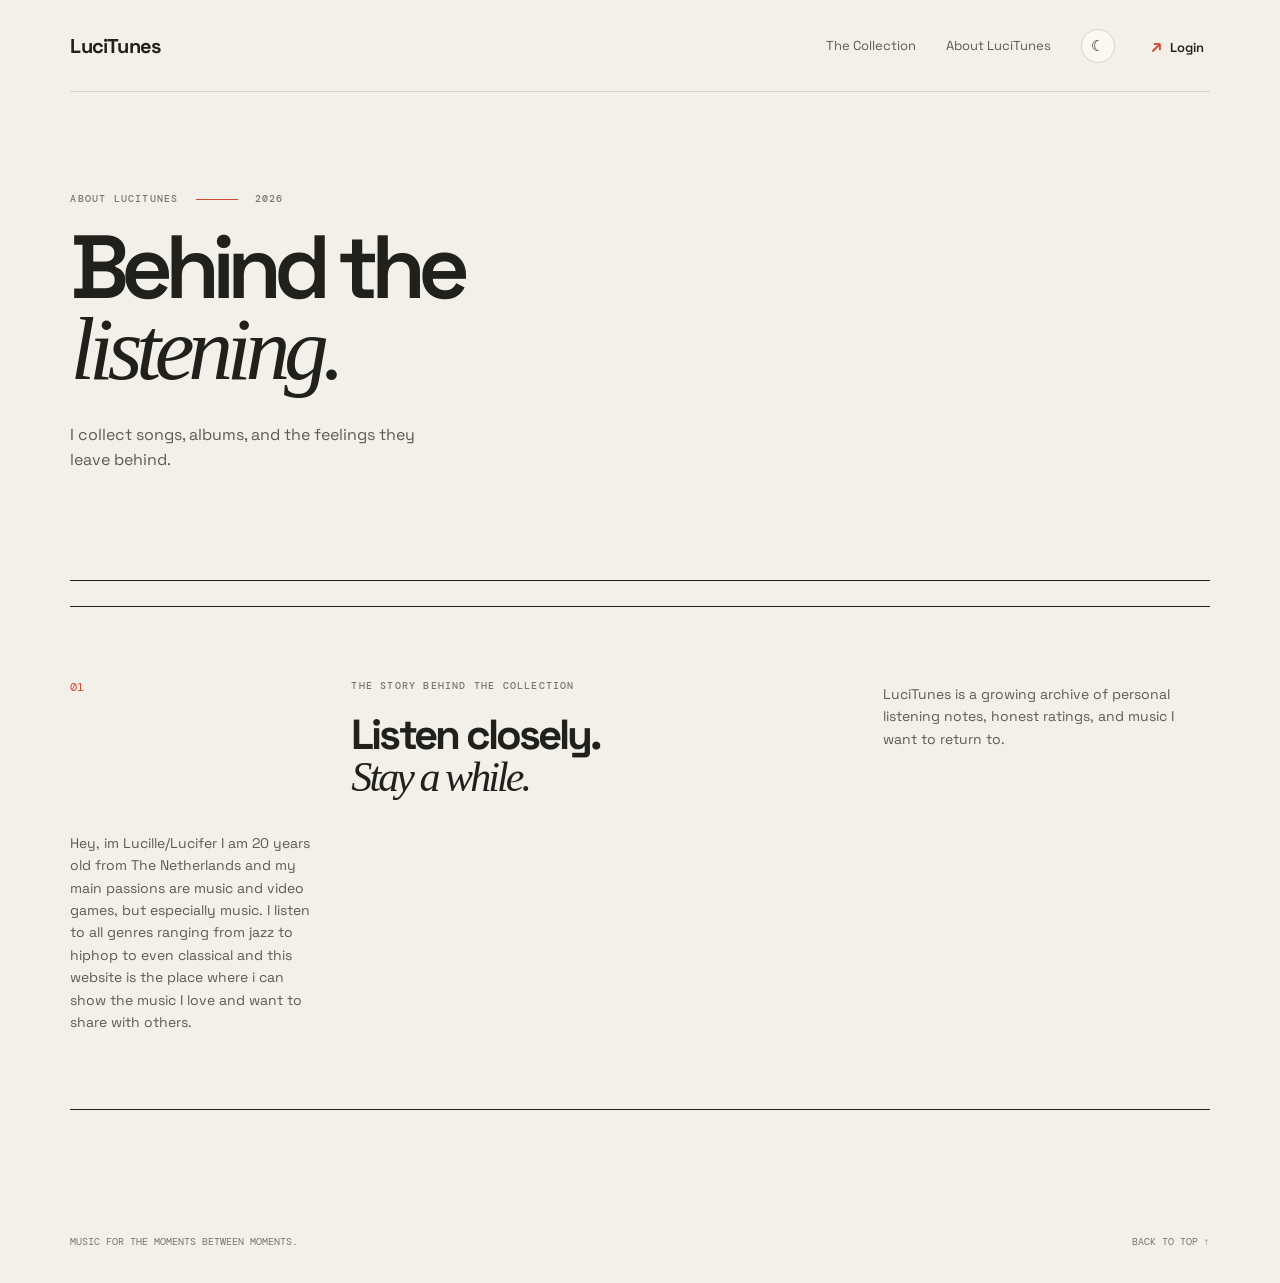
<file: about.html>
<!doctype html>
<html lang="en">
<head>
  <meta charset="UTF-8">
  <script>(function(){var t=localStorage.getItem('theme');if(t!=='dark'&&t!=='light'){t=window.matchMedia&&window.matchMedia('(prefers-color-scheme: dark)').matches?'dark':'light';}document.documentElement.setAttribute('data-theme',t);})();</script>
  <meta name="viewport" content="width=device-width, initial-scale=1.0">
  <meta name="description" content="The site where I show the music I enjoy.">
  <title>About LuciTunes | LuciTunes</title>
  <link rel="preconnect" href="https://fonts.googleapis.com">
  <link rel="preconnect" href="https://fonts.gstatic.com" crossorigin>
  <link href="https://fonts.googleapis.com/css2?family=DM+Mono:wght@400;500&family=Space+Grotesk:wght@400;500;600;700&display=swap" rel="stylesheet">
  <link rel="stylesheet" href="styles.css">
</head>
<body>
  <div class="site-shell">
    <header class="site-header"><a class="brand" href="index.html" aria-label="LuciTunes home"><span>LuciTunes</span></a><nav class="main-nav" aria-label="Main navigation"><a href="journal.html">The Collection</a><a href="about.html">About LuciTunes</a><button class="theme-toggle" id="theme-toggle" type="button" aria-label="Toggle dark mode"><span class="theme-toggle-icon" aria-hidden="true">☾</span></button><button class="login-button" id="login-button" type="button"><span class="icon">↗</span> Login</button></nav></header>
    <main id="top"><section class="page-intro"><p class="eyebrow">About LuciTunes <span class="line"></span> 2026</p><h1>Behind the<br><em>listening.</em></h1><p class="hero-intro">I collect songs, albums, and the feelings they leave behind.</p></section><section class="about-section about-page-section"><div class="about-number">01</div><div><p class="eyebrow">The story behind the collection</p><h2>Listen closely.<br><em>Stay a while.</em></h2></div><p class="about-copy">LuciTunes is a growing archive of personal listening notes, honest ratings, and music I want to return to.</p><p class="about-copy">Hey, im Lucille/Lucifer I am 20 years old from The Netherlands and my main passions are music and video games, but especially music. I listen to all genres ranging from jazz to hiphop to even classical and this website is the place where i can show the music I love and want to share with others.</p></section></main>
    <footer class="site-footer"><span>Music for the moments between moments.</span><a href="#top">Back to top ↑</a></footer>
  </div>
  <div class="modal-backdrop" id="login-modal" hidden><div class="modal" role="dialog" aria-modal="true" aria-labelledby="login-title"><button class="close-button" data-close="login-modal" type="button" aria-label="Close">×</button><p class="eyebrow">Editor access</p><h2 id="login-title">Welcome back.</h2><p class="modal-copy">Sign in to write and manage your music notes.</p><form id="login-form"><label>Email<input type="email" id="email" required autocomplete="username" placeholder="you@example.com"></label><label>Password<input type="password" id="password" required autocomplete="current-password" placeholder="Your password"></label><button class="primary-button" type="submit">Login <span>→</span></button><p class="form-hint">Edit your login details in script.js.</p><p class="form-message" id="login-message" role="alert"></p></form></div></div>
  <div class="modal-backdrop" id="editor-modal" hidden><div class="modal editor-modal" role="dialog" aria-modal="true" aria-labelledby="editor-title"><button class="close-button" data-close="editor-modal" type="button" aria-label="Close">×</button><div class="editor-heading"><div><p class="eyebrow">Your studio</p><h2 id="editor-title">Write a note.</h2></div><span class="studio-dot">● Editor mode</span></div><form id="post-form"><div class="form-row"><label>Artist<input id="artist" required placeholder="Artist name"></label><label>Album or song<input id="title" required placeholder="Album or song title"></label></div><div class="form-row"><label>Category<input id="genre" list="genre-options" required placeholder="e.g. Indie, Electronic" autocomplete="off"></label><label>Spotify link<input type="url" id="spotify" placeholder="https://open.spotify.com/..." pattern="https?://.*"></label></div><label>Post text<textarea id="note" required rows="5" placeholder="Write your post here..."></textarea></label><label class="image-dropzone" id="image-dropzone" for="post-image-input"><span class="image-drop-icon">＋</span><strong>Drop a post image here</strong><span>or click to choose a JPG, PNG, or WebP</span><input id="post-image-input" type="file" accept="image/jpeg,image/png,image/webp"></label><p class="image-status" id="image-status" aria-live="polite">No image selected</p><fieldset><legend>Rating</legend><div class="rating-input" id="rating-input" role="radiogroup" aria-label="Star rating"><button type="button" data-rating="1" aria-label="1 star">★</button><button type="button" data-rating="2" aria-label="2 stars">★</button><button type="button" data-rating="3" aria-label="3 stars">★</button><button type="button" data-rating="4" aria-label="4 stars">★</button><button type="button" data-rating="5" aria-label="5 stars">★</button></div></fieldset><button class="primary-button" type="submit">Publish note <span>→</span></button><button class="secondary-button" id="cancel-edit" type="button" hidden>Cancel edit</button><p class="form-message" id="post-message" role="alert"></p></form></div></div>
  <script src="script.js"></script>
</body>
</html>
</file>
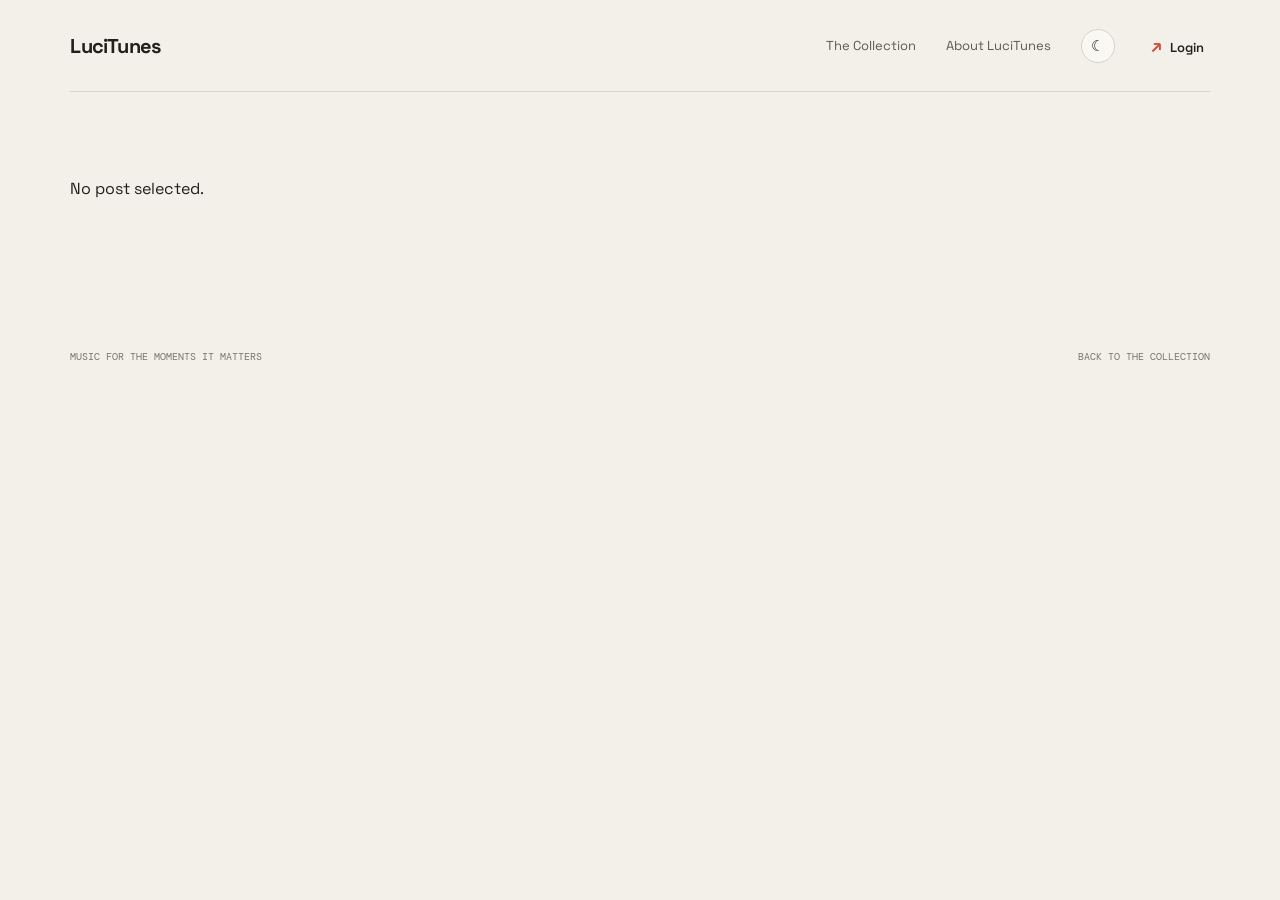
<file: post.html>
<!doctype html>
<html lang="en">
<head>
  <meta charset="UTF-8">
  <script>(function(){var t=localStorage.getItem('theme');if(t!=='dark'&&t!=='light'){t=window.matchMedia&&window.matchMedia('(prefers-color-scheme: dark)').matches?'dark':'light';}document.documentElement.setAttribute('data-theme',t);})();</script>
  <meta name="viewport" content="width=device-width, initial-scale=1.0">
  <meta name="description" content="The site where I show the music I enjoy.">
  <title>Listening note | LuciTunes</title>
  <link rel="preconnect" href="https://fonts.googleapis.com">
  <link rel="preconnect" href="https://fonts.gstatic.com" crossorigin>
  <link href="https://fonts.googleapis.com/css2?family=DM+Mono:wght@400;500&family=Space+Grotesk:wght@400;500;600;700&display=swap" rel="stylesheet">
  <link rel="stylesheet" href="styles.css">
</head>
<body>
  <div class="site-shell">
    <header class="site-header"><a class="brand" href="index.html" aria-label="LuciTunes home"><span>LuciTunes</span></a><nav class="main-nav"><a href="journal.html">The Collection</a><a href="about.html">About LuciTunes</a><button class="theme-toggle" id="theme-toggle" type="button" aria-label="Toggle dark mode"><span class="theme-toggle-icon" aria-hidden="true">☾</span></button><button class="login-button" id="login-button" type="button"><span class="icon">↗</span> Login</button></nav></header>
    <main id="post-detail" class="post-detail"><p class="eyebrow">Listening note</p><p class="detail-status">Loading post...</p></main>
    <footer class="site-footer"><span>Music for the moments it matters</span><a href="journal.html">Back to the collection</a></footer>
  </div>
  <div class="modal-backdrop" id="login-modal" hidden><div class="modal" role="dialog" aria-modal="true" aria-labelledby="login-title"><button class="close-button" data-close="login-modal" type="button" aria-label="Close">×</button><p class="eyebrow">Editor access</p><h2 id="login-title">Welcome back.</h2><p class="modal-copy">Sign in to write and manage your music notes.</p><form id="login-form"><label>Email<input type="email" id="email" required autocomplete="username" placeholder="you@example.com"></label><label>Password<input type="password" id="password" required autocomplete="current-password" placeholder="Your password"></label><button class="primary-button" type="submit">Login <span>→</span></button><p class="form-hint"></p><p class="form-message" id="login-message" role="alert"></p></form></div></div>
  <div class="modal-backdrop" id="editor-modal" hidden><div class="modal editor-modal" role="dialog" aria-modal="true" aria-labelledby="editor-title"><button class="close-button" data-close="editor-modal" type="button" aria-label="Close">×</button><div class="editor-heading"><div><p class="eyebrow">Your studio</p><h2 id="editor-title">Write a note.</h2></div><span class="studio-dot">● Editor mode</span></div><form id="post-form"><div class="form-row"><label>Artist<input id="artist" required placeholder="Artist name"></label><label>Album or song<input id="title" required placeholder="Album or song title"></label></div><div class="form-row"><label>Category<input id="genre" list="genre-options" required placeholder="e.g. Indie, Electronic" autocomplete="off"></label><label>Spotify link<input type="url" id="spotify" placeholder="https://open.spotify.com/..." pattern="https?://.*"></label></div><label>Post text<textarea id="note" required rows="5" placeholder="Write your post here..."></textarea></label><label class="image-dropzone" id="image-dropzone" for="post-image-input"><span class="image-drop-icon">＋</span><strong>Drop a post image here</strong><span>or click to choose a JPG, PNG, or WebP</span><input id="post-image-input" type="file" accept="image/jpeg,image/png,image/webp"></label><p class="image-status" id="image-status" aria-live="polite">No image selected</p><fieldset><legend>Rating</legend><div class="rating-input" id="rating-input" role="radiogroup" aria-label="Star rating"><button type="button" data-rating="1" aria-label="1 star">★</button><button type="button" data-rating="2" aria-label="2 stars">★</button><button type="button" data-rating="3" aria-label="3 stars">★</button><button type="button" data-rating="4" aria-label="4 stars">★</button><button type="button" data-rating="5" aria-label="5 stars">★</button></div></fieldset><button class="primary-button" type="submit">Publish note <span>→</span></button><button class="secondary-button" id="cancel-edit" type="button" hidden>Cancel edit</button><p class="form-message" id="post-message" role="alert"></p></form></div></div>
  <script src="script.js"></script>
</body>
</html>
</file>
<file: styles.css>
:root {
	 --ink: #20201d;
	 --paper: #f3f0e9;
	 --red: #cf4b36;
	 --yellow: #f5c650;
	 --muted: #77756d;
	 --line: #d8d3c8;
	 --text-soft: #5d5a52;
	 --card-bg: #e9e5dc;
	 --input-bg: #faf8f2;
	 --surface: #ebe7de;
	 --empty-star: #c8c1b4;
	 --fixed-dark: #20201d;
	 --fixed-light: #f6f3ec;
	 --serif: Georgia, 'Times New Roman', serif;
	 --sans: 'Space Grotesk', sans-serif;
	 --mono: 'DM Mono', monospace;
	 color-scheme: light;
 }
 [data-theme="dark"] {
	 --ink: #f1eee6;
	 --paper: #171613;
	 --red: #ff7a5c;
	 --yellow: #f7cd6a;
	 --muted: #9a978c;
	 --line: #3a382f;
	 --text-soft: #c3bfb2;
	 --card-bg: #221f1a;
	 --input-bg: #201e19;
	 --surface: #241f19;
	 --empty-star: #4d493f;
	 color-scheme: dark;
 }
 html { transition: background-color .2s ease; }
 body { transition: background-color .2s ease, color .2s ease; }
 
 * { box-sizing: border-box; }
 html { scroll-behavior: smooth; }
 body { margin: 0; background: var(--paper); color: var(--ink); font-family: var(--sans); }
 a { color: inherit; text-decoration: none; }
 button, input, textarea, select { font: inherit; }
 button { cursor: pointer; }
 .site-shell { max-width: 1440px; margin: 0 auto; padding: 0 5.5vw; }
 .site-header { height: 92px; border-bottom: 1px solid var(--line); display: flex; align-items: center; justify-content: space-between; }
 .brand { display: flex; align-items: center; gap: 10px; font-size: 20px; font-weight: 700; letter-spacing: -.04em; }
 .brand i, h1 em, h2 em { font-family: var(--serif); font-weight: 400; }
 .main-nav { display: flex; align-items: center; gap: 30px; font-size: 13px; }
 .main-nav a { color: var(--text-soft); }
 .main-nav a:hover, .text-link:hover { color: var(--red); }
 .login-button { border: 0; background: transparent; color: var(--ink); font-size: 13px; font-weight: 600; }
 .icon { color: var(--red); font-size: 18px; margin-right: 5px; }
 .hero { min-height: 580px; display: grid; grid-template-columns: 1.2fr .8fr; align-items: center; gap: 5vw; position: relative; }
 .hero-copy { padding: 70px 0; }
.latest-feature { width: 100%; max-width: 440px; height: 420px; justify-self: end; overflow: hidden; background: var(--red); position: relative; }
.latest-kicker { position: absolute; top: 18px; left: 20px; z-index: 1; color: var(--fixed-dark); font: 10px var(--mono); letter-spacing: .1em; }
.latest-content { width: 100%; height: 100%; }
.latest-link { display: block; width: 100%; height: 100%; color: var(--fixed-light); position: relative; }
.latest-link img { width: 100%; height: 100%; object-fit: cover; opacity: .82; }
.latest-overlay { display: flex; justify-content: end; flex-direction: column; padding: 25px; background: linear-gradient(transparent, rgba(32, 32, 29, .9)); position: absolute; inset: 0; }
.latest-overlay strong { font-size: 31px; letter-spacing: -.06em; line-height: 1; }
.latest-overlay em { font-family: var(--serif); font-weight: 400; }
.latest-overlay .post-meta { color: var(--fixed-light); }
.latest-cta { margin-top: 20px; color: var(--yellow); font: 11px var(--mono); text-transform: uppercase; }
.latest-placeholder, .latest-empty { display: grid; height: 100%; place-content: center; color: var(--fixed-dark); font: 500 14px/1.4 var(--mono); letter-spacing: .12em; text-align: center; }
.latest-empty { color: var(--fixed-light); }
.page-intro { padding: 100px 0 75px; border-bottom: 1px solid var(--ink); }
.page-intro h1 { max-width: 850px; margin: 0 0 34px; font-size: clamp(52px, 7vw, 102px); font-weight: 600; letter-spacing: -.09em; line-height: .9; }
.page-intro h1 em { letter-spacing: -.07em; }
 .eyebrow { margin: 0 0 22px; color: var(--muted); font: 500 10px var(--mono); letter-spacing: .12em; text-transform: uppercase; }
 .line { display: inline-block; width: 42px; height: 1px; margin: 0 10px; background: var(--red); vertical-align: middle; }
 .hero h1 { max-width: 850px; margin: 0 0 34px; font-size: clamp(52px, 7vw, 102px); font-weight: 600; letter-spacing: -.09em; line-height: .9; }
 .hero h1 em, h2 em { letter-spacing: -.07em; }
 .hero-intro { max-width: 350px; margin: 0 0 32px; color: var(--text-soft); font-size: 16px; line-height: 1.55; }
 .text-link { padding-bottom: 8px; border-bottom: 1px solid var(--ink); font-size: 13px; font-weight: 600; }
 .text-link span { margin-left: 12px; color: var(--red); font-size: 18px; }
 .hero-art { width: 100%; max-width: 440px; height: 420px; justify-self: end; overflow: hidden; background: var(--red); position: relative; }
 .sun { position: absolute; top: 15%; left: 20%; width: 220px; height: 220px; border-radius: 50%; background: var(--yellow); }
 .record { position: absolute; right: -12%; bottom: -10%; width: 275px; height: 275px; border-radius: 50%; background: repeating-radial-gradient(circle, #252521 0 3px, #34342f 4px 5px); }
 .record::after { content: ''; position: absolute; inset: 41%; border: 7px solid var(--ink); border-radius: 50%; background: var(--red); }
 .orbit { position: absolute; top: 31%; left: 4%; width: 370px; height: 170px; border: 1px solid var(--ink); border-radius: 50%; transform: rotate(-25deg); }
 .orbit-two { top: 16%; left: -8%; width: 450px; height: 290px; border-color: rgba(32, 32, 29, .55); transform: rotate(35deg); }
 .art-label { position: absolute; bottom: 25px; left: 28px; color: var(--fixed-dark); font: 500 11px/1.5 var(--mono); letter-spacing: .14em; }
 .journal-section { padding: 100px 0; }
 .featured-section { padding: 60px 0 0; }
 .diamond-badge { position: absolute; top: 14px; right: 16px; display: grid; place-items: center; width: 26px; height: 26px; border-radius: 50%; background: #7dd3fc; color: var(--fixed-dark); font-size: 14px; box-shadow: 0 2px 6px rgba(0, 0, 0, .25); }
 .featured-toggle { display: flex; align-items: center; gap: 10px; color: var(--ink); font-size: 13px; font-weight: 600; }
 .featured-toggle button { display: grid; place-items: center; width: 34px; height: 34px; padding: 0; border: 1px solid var(--line); border-radius: 50%; background: var(--input-bg); color: var(--line); font-size: 17px; cursor: pointer; transition: color .15s ease, border-color .15s ease; }
 .featured-toggle button:hover { border-color: #7dd3fc; }
 .featured-toggle button.active { border-color: #38a3e0; background: #e6f6ff; color: #38a3e0; }
 .section-heading { display: flex; align-items: end; justify-content: space-between; padding-top: 24px; margin-bottom: 38px; border-top: 1px solid var(--ink); }
 .section-heading h2, .about-section h2 { margin: 0; font-size: 42px; letter-spacing: -.07em; line-height: 1; }
 .filter-wrap { display: flex; align-items: center; gap: 12px; color: var(--ink); font: 10px var(--mono); text-transform: uppercase; }
 .filter-wrap select { padding: 7px 25px 7px 0; border: 0; border-bottom: 1px solid var(--ink); background: transparent; color: var(--ink); font-size: 12px; }
 .filter-wrap select option { color: var(--ink); background: var(--paper); }
 .post-grid { display: grid; grid-template-columns: repeat(3, 1fr); gap: 20px; }
 .post-card { display: flex; min-height: 360px; flex-direction: column; background: var(--card-bg); transition: transform .25s ease; position: relative; }
 .post-card:hover { transform: translateY(-5px); }
.post-card-link { display: flex; flex: 1; flex-direction: column; }
 .post-image { height: 190px; padding: 18px; overflow: hidden; background: var(--yellow); position: relative; }
 .post-card:nth-child(3n + 2) .post-image { background: var(--red); }
 .post-card:nth-child(3n) .post-image { background: #bec8bd; }
 .post-image img { width: 100%; height: 100%; object-fit: cover; mix-blend-mode: multiply; opacity: .75; }
.image-placeholder { display: grid; width: 100%; height: 100%; place-content: center; color: var(--fixed-dark); font: 500 14px/1.3 var(--mono); letter-spacing: .14em; text-align: center; }
 .post-index { position: absolute; top: 16px; left: 18px; font: 10px var(--mono); }
 .post-content { display: flex; flex: 1; padding: 22px; flex-direction: column; }
 .post-meta, .post-footer { display: flex; justify-content: space-between; }
 .post-meta { margin-bottom: 14px; color: var(--muted); font: 10px var(--mono); text-transform: uppercase; }
 .post-content h3 { margin: 0 0 5px; font-size: 22px; letter-spacing: -.05em; line-height: 1.05; }
 .post-content h3 span { font-family: var(--serif); font-weight: 400; }
 .post-byline { margin: 0 0 10px; color: var(--red); font: 600 10px var(--mono); text-transform: uppercase; letter-spacing: .06em; }
 .post-note { margin: 14px 0 20px; color: var(--text-soft); font-size: 13px; line-height: 1.45; }
 .post-footer { align-items: center; margin-top: auto; }
.post-actions { display: flex; gap: 8px; margin-top: 18px; }
.post-actions .secondary-button, .post-actions .danger-button { padding: 7px 10px; font-size: 10px; }
.danger-button { border: 1px solid var(--red); background: transparent; color: var(--red); }
.danger-button:hover { background: var(--red); color: var(--fixed-light); }
 .stars { color: var(--red); font-size: 14px; letter-spacing: 2px; }
 .empty-stars { color: var(--empty-star); }
 .spotify-link { padding-bottom: 4px; border-bottom: 1px solid var(--red); font: 500 10px var(--mono); text-transform: uppercase; }
 .spotify-link:hover { color: var(--red); }
 .empty-state { padding: 60px; color: var(--muted); font: 12px var(--mono); text-align: center; }
 .about-section { display: grid; grid-template-columns: 1fr 2fr 1.3fr; gap: 30px; padding: 72px 0; border-top: 1px solid var(--ink); border-bottom: 1px solid var(--ink); }
 .about-number { color: var(--red); font: 12px var(--mono); }
 .about-copy { max-width: 300px; margin: 4px 0; color: var(--text-soft); font-size: 14px; line-height: 1.6; }
.about-page-section { margin: 25px 0 100px; }
 .site-footer { display: flex; justify-content: space-between; padding: 25px 0 35px; color: var(--muted); font: 10px var(--mono); text-transform: uppercase; }
 .site-footer a:hover { color: var(--red); }
 .modal-backdrop { display: grid; place-items: center; padding: 20px; background: rgba(32, 32, 29, .65); position: fixed; inset: 0; z-index: 5; }
 .modal { width: min(450px, 100%); max-height: calc(100vh - 40px); padding: 42px; background: var(--paper); position: relative; box-shadow: 10px 10px 0 var(--red); overflow-y: auto; }
 .editor-modal { width: min(660px, 100%); }
 .close-button { position: absolute; top: 15px; right: 18px; border: 0; background: transparent; font-size: 25px; }
 .modal h2 { margin: 0 0 12px; font-size: 40px; letter-spacing: -.07em; line-height: 1; }
 .modal-copy { margin: 0 0 30px; color: var(--muted); font-size: 14px; }
 .modal form { display: grid; gap: 17px; }
 .modal label { display: grid; gap: 7px; color: var(--muted); font: 10px var(--mono); text-transform: uppercase; }
 .modal input, .modal textarea, .modal select { padding: 12px; border: 1px solid var(--line); outline: 0; background: var(--input-bg); color: var(--ink); font-size: 13px; }
 .modal input:focus, .modal textarea:focus, .modal select:focus { border-color: var(--red); }
 .form-row { display: grid; grid-template-columns: 1fr 1fr; gap: 14px; }
 .primary-button { padding: 14px 17px; border: 0; background: var(--ink); color: var(--paper); text-align: left; font-size: 12px; font-weight: 600; }
 .primary-button span { float: right; color: var(--yellow); font-size: 18px; }
 .primary-button:hover { background: var(--red); }
 .form-hint, .form-message { margin: 0; }
 .form-hint { color: var(--muted); font: 10px var(--mono); }
 .form-message { min-height: 15px; color: var(--red); font-size: 12px; }
 .editor-heading { display: flex; align-items: start; justify-content: space-between; }
 .studio-dot { color: var(--red); font: 10px var(--mono); text-transform: uppercase; }
.sign-out-button { padding: 7px 10px; font-size: 10px; }
 .modal fieldset { padding: 0; margin: 0; border: 0; }
 .modal legend { margin-bottom: 4px; color: var(--muted); font: 10px var(--mono); text-transform: uppercase; }
 .rating-input { display: flex; gap: 2px; }
 .rating-input button { padding: 0 4px; border: 0; background: transparent; color: var(--line); font-size: 26px; }
 .rating-input button.active, .rating-input button:hover { color: var(--yellow); }
.image-dropzone { display: grid; min-height: 125px; place-items: center; align-content: center; gap: 7px; padding: 18px; border: 1px dashed var(--muted); background: var(--surface); color: var(--muted); text-align: center; cursor: pointer; }
.image-dropzone:hover, .image-dropzone.dragging { border-color: var(--red); background: #f7e1d9; color: var(--red); }
.image-dropzone strong { color: var(--ink); font-size: 13px; }
.image-dropzone span { font-size: 11px; }
.image-drop-icon { color: var(--red); font-size: 25px; }
.image-dropzone input { display: none; }
.image-status { margin: -8px 0 0; color: var(--muted); font: 10px var(--mono); }
.post-detail { padding: 70px 0 110px; }
.back-link { display: inline-block; margin-bottom: 45px; border-bottom: 1px solid var(--ink); padding-bottom: 7px; font: 11px var(--mono); }
.detail-layout { display: grid; grid-template-columns: minmax(280px, .9fr) 1.1fr; gap: 7vw; align-items: start; }
.detail-image { min-height: 490px; background: var(--yellow); overflow: hidden; }
.detail-image img { width: 100%; height: 100%; min-height: 490px; object-fit: cover; }
.detail-copy h1 { margin: 0 0 22px; font-size: clamp(48px, 6vw, 88px); letter-spacing: -.09em; line-height: .9; }
.detail-copy h1 em { font-family: var(--serif); font-weight: 400; letter-spacing: -.07em; }
.detail-byline { margin: -12px 0 22px; color: var(--red); font: 600 11px var(--mono); text-transform: uppercase; letter-spacing: .06em; }
.detail-rating { margin-bottom: 30px; color: var(--red); font-size: 18px; letter-spacing: 3px; }
.detail-note, .reflection p { max-width: 620px; color: var(--text-soft); font-size: 17px; line-height: 1.65; }
.reflection { margin: 45px 0; padding-top: 25px; border-top: 1px solid var(--line); }
.reflection p:last-child { margin-bottom: 0; }
.theme-toggle { display: grid; place-items: center; width: 34px; height: 34px; padding: 0; border: 1px solid var(--line); border-radius: 50%; background: var(--input-bg); color: var(--ink); font-size: 15px; line-height: 1; cursor: pointer; transition: color .15s ease, border-color .15s ease, background-color .15s ease; }
.theme-toggle:hover { border-color: var(--red); color: var(--red); }
 [hidden] { display: none !important; }
 @media (max-width: 750px) {
	 .site-shell { padding: 0 22px; }
	 .site-header { height: 74px; }
	 .main-nav { gap: 12px; }
	 .main-nav > a { display: none; }
	 .hero { display: flex; min-height: auto; flex-direction: column; align-items: stretch; gap: 20px; }
	 .hero-copy { padding: 70px 0 20px; }
	.page-intro { padding: 70px 0 55px; }
	 .hero h1 { font-size: 58px; }
	 .hero-art { height: 330px; max-width: none; }
	 .latest-feature { height: 330px; max-width: none; }
	 .journal-section { padding: 75px 0; }
	 .section-heading { align-items: start; flex-direction: column; gap: 25px; }
	 .section-heading h2, .about-section h2 { font-size: 36px; }
	 .post-grid { grid-template-columns: 1fr; }
	 .post-image { height: 220px; }
	 .about-section { grid-template-columns: 1fr; gap: 20px; padding: 55px 0; }
	 .about-copy { max-width: 360px; }
	 .site-footer { flex-wrap: wrap; gap: 15px; }
	 .modal { padding: 32px 24px; box-shadow: 6px 6px 0 var(--red); }
	 .form-row { grid-template-columns: 1fr; gap: 17px; }
	.detail-layout { grid-template-columns: 1fr; }
	.detail-image { min-height: 300px; }
	.detail-image img { min-height: 300px; }
 }
</file>
